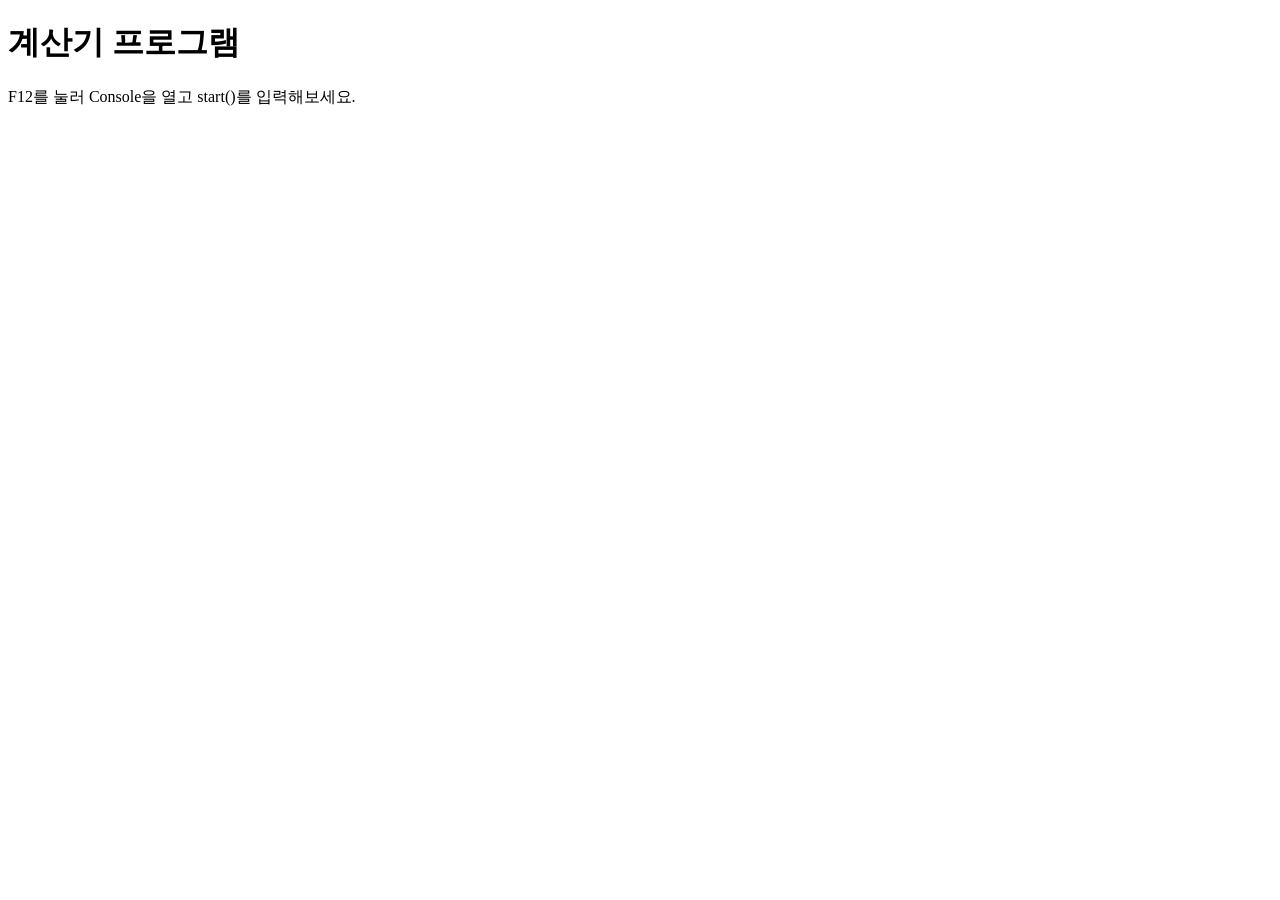
<file: JS/day2/index.html>
<!DOCTYPE html>
<html lang="ko">

<head>
    <meta charset="UTF-8">
    <title>계산기</title>
</head>

<body>

    <h1>계산기 프로그램</h1>
    <p>F12를 눌러 Console을 열고 start()를 입력해보세요.</p>

    <script src="calculator.js"></script>

</body>
</html>
</file>
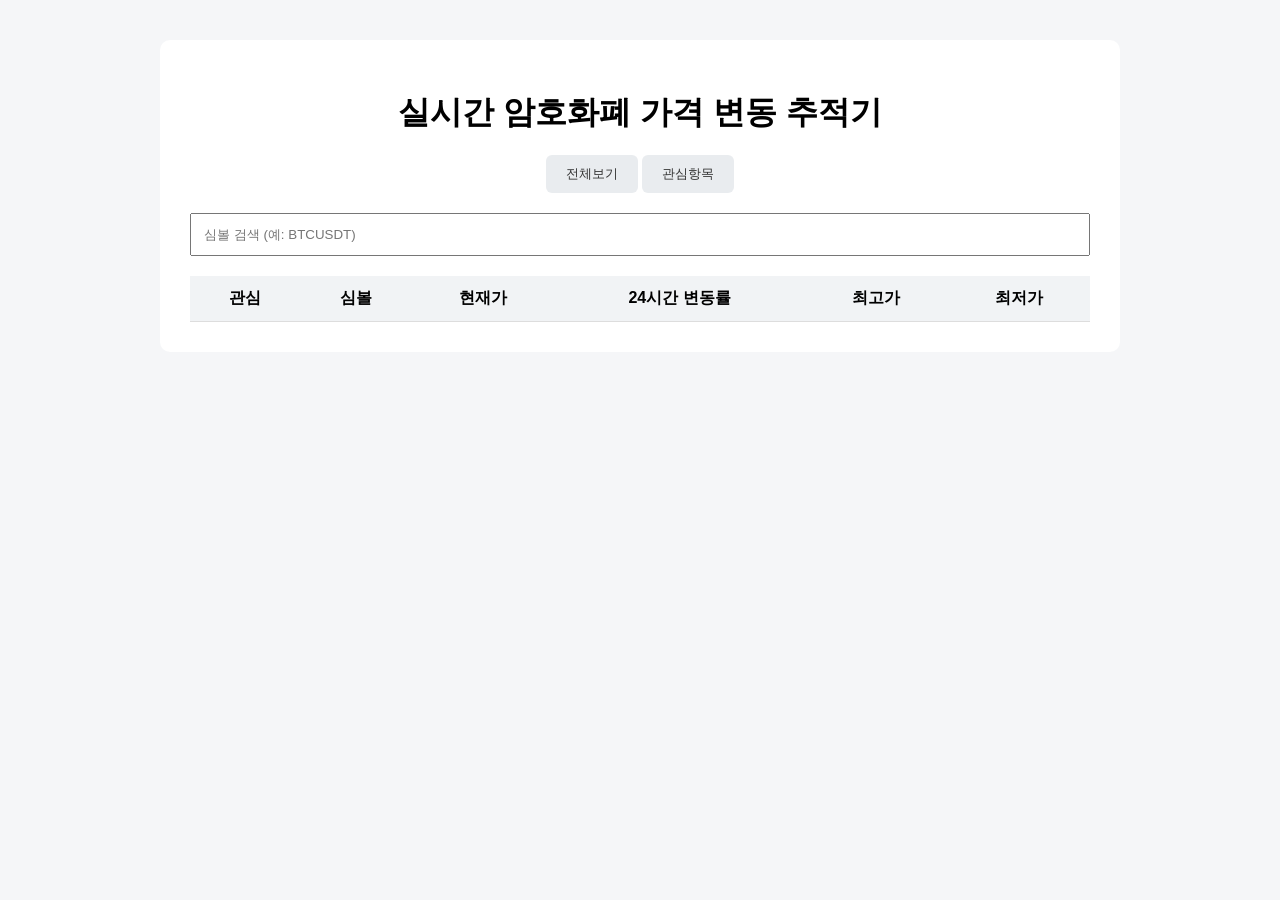
<file: JS/day4/index.html>
<!DOCTYPE html>
<html lang="ko">

<head>
    <meta charset="UTF-8">

    <meta
        name="viewport"
        content="width=device-width, initial-scale=1.0"
    >

    <title>실시간 암호화폐 가격 변동 추적기</title>

    <link rel="stylesheet" href="style.css">
</head>


<body>

    <!-- 전체 콘텐츠 영역 -->
    <div class="container">


        <!-- 제목 -->
        <h1>
            실시간 암호화폐 가격 변동 추적기
        </h1>


        <!-- 전체보기 / 관심항목 -->
        <div class="tabs">

            <button id="allBtn">
                전체보기
            </button>

            <button id="favoriteBtn">
                관심항목
            </button>

        </div>


        <!-- 암호화폐 검색 -->
        <div class="search">

            <input
                type="text"
                id="searchInput"
                placeholder="심볼 검색 (예: BTCUSDT)"
            >

        </div>


        <!-- 암호화폐 목록 -->
        <table>

            <thead>

                <tr>

                    <th>관심</th>

                    <th>심볼</th>

                    <th>현재가</th>

                    <th>24시간 변동률</th>

                    <th>최고가</th>

                    <th>최저가</th>

                </tr>

            </thead>


            <tbody id="coinList">

                <!--
                    JavaScript에서
                    암호화폐 데이터가 들어갈 부분
                -->

            </tbody>

        </table>


    </div>


    <!-- JavaScript -->
    <script src="script.js"></script>

</body>

</html>
</file>
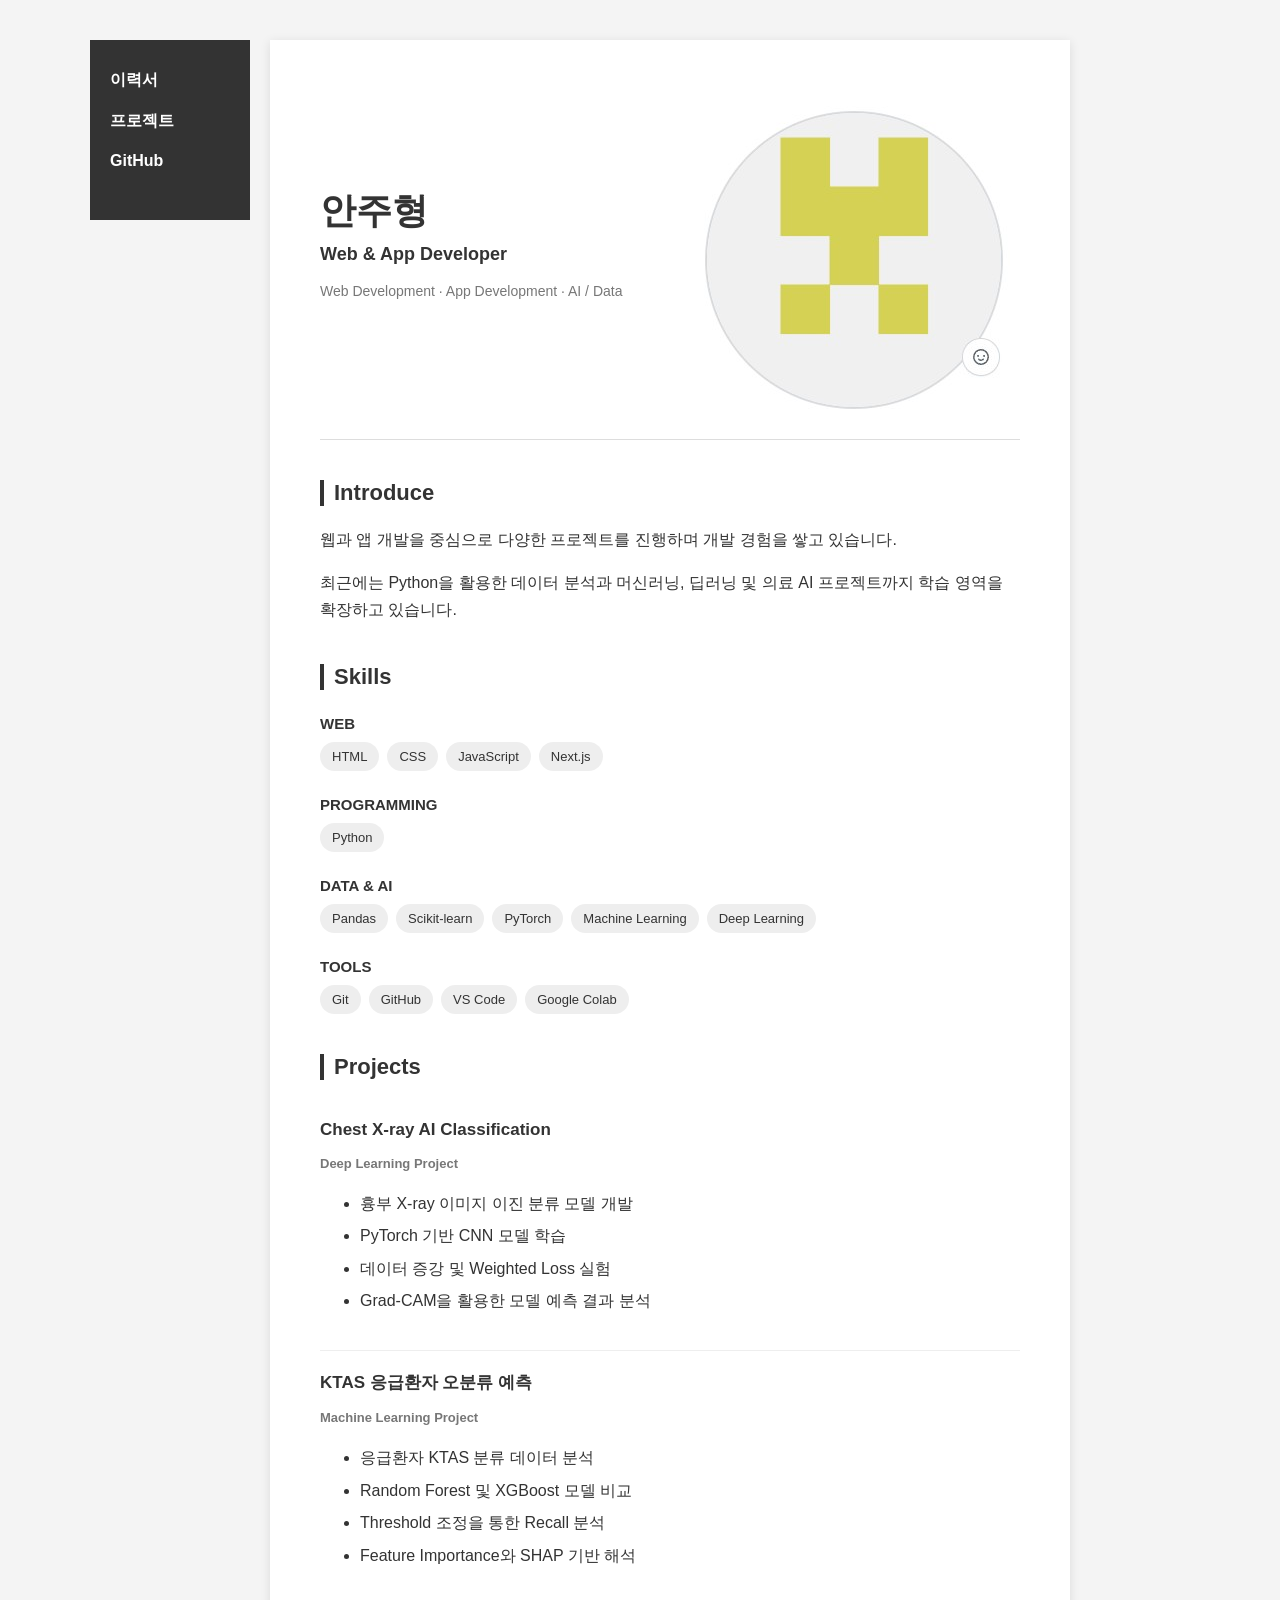
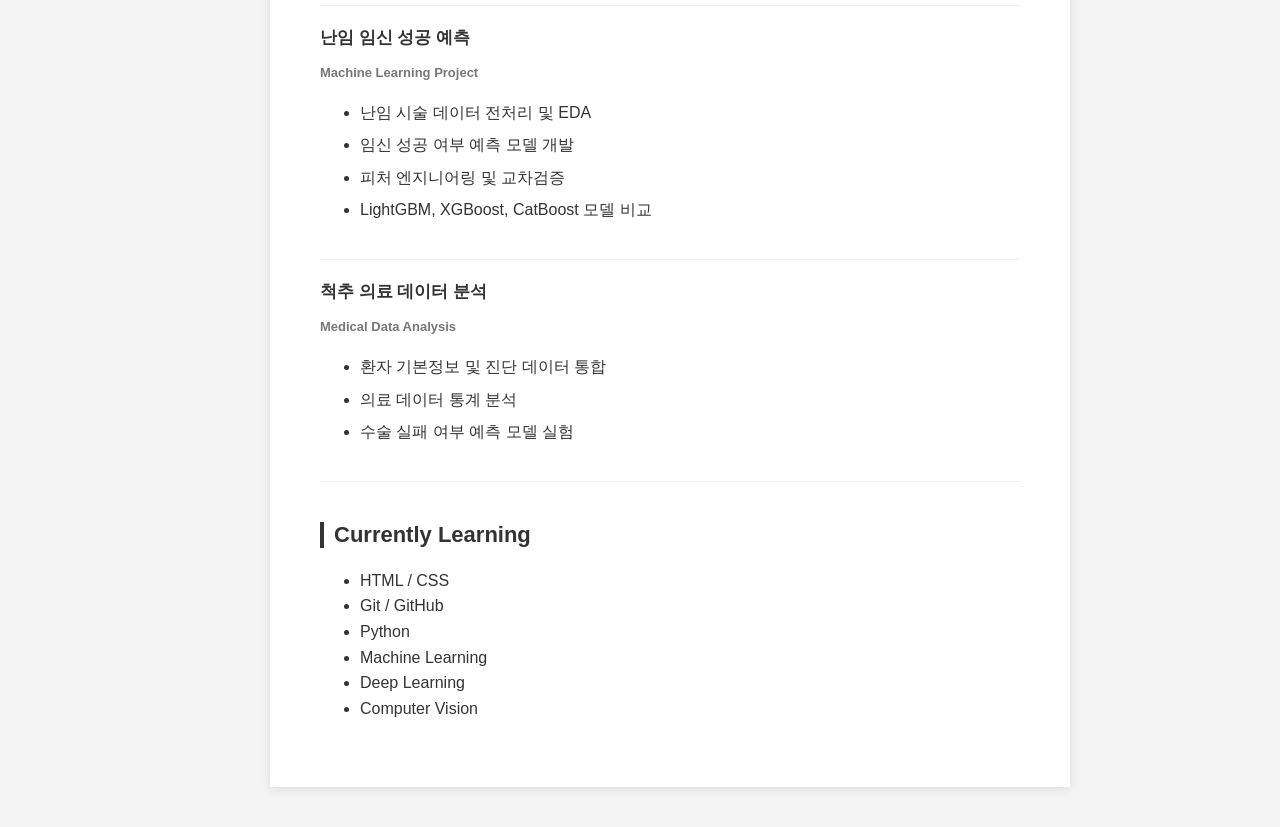
<file: day2/resume.html>
<!DOCTYPE html>
<html lang="ko">

<head>
    <meta charset="UTF-8">

    <!-- 모바일에서도 화면 크기에 맞게 보이도록 설정 -->
    <meta name="viewport" content="width=device-width, initial-scale=1.0">

    <title>안주형 | Developer Resume</title>

    <!-- External CSS 연결 -->
    <link rel="stylesheet" href="resume_style.css">
</head>


<body>

    <!-- 전체 레이아웃 -->
    <div class="container">


        <!-- =========================
             왼쪽 메뉴
        ========================== -->
        <nav class="sidebar">

            <ul>
                <li>
                    <a href="#resume">이력서</a>
                </li>

                <li>
                    <a href="#projects">프로젝트</a>
                </li>

                <li>
                    <a href="https://github.com/" target="_blank">
                        GitHub
                    </a>
                </li>
            </ul>

        </nav>



        <!-- =========================
             이력서 본문
        ========================== -->
        <main class="resume" id="resume">


            <!-- =========================
                 프로필
            ========================== -->
            <header class="profile">

                <div class="profile-text">

                    <h1>안주형</h1>

                    <p class="job-title">
                        Web & App Developer
                    </p>

                    <p class="contact">
                        Web Development · App Development · AI / Data
                    </p>

                </div>


                <img
                    src="profile.jpg"
                    alt="프로필 이미지"
                    class="profile-image"
                >

            </header>



            <!-- =========================
                 자기소개
            ========================== -->
            <section class="resume-section">

                <h2>Introduce</h2>

                <p>
                    웹과 앱 개발을 중심으로 다양한 프로젝트를 진행하며
                    개발 경험을 쌓고 있습니다.
                </p>

                <p>
                    최근에는 Python을 활용한 데이터 분석과 머신러닝,
                    딥러닝 및 의료 AI 프로젝트까지 학습 영역을
                    확장하고 있습니다.
                </p>

            </section>



            <!-- =========================
                 기술 스택
            ========================== -->
            <section class="resume-section">

                <h2>Skills</h2>


                <h3>WEB</h3>

                <div class="skill-list">

                    <span>HTML</span>

                    <span>CSS</span>

                    <span>JavaScript</span>

                    <span>Next.js</span>

                </div>


                <h3>PROGRAMMING</h3>

                <div class="skill-list">

                    <span>Python</span>

                </div>


                <h3>DATA & AI</h3>

                <div class="skill-list">

                    <span>Pandas</span>

                    <span>Scikit-learn</span>

                    <span>PyTorch</span>

                    <span>Machine Learning</span>

                    <span>Deep Learning</span>

                </div>


                <h3>TOOLS</h3>

                <div class="skill-list">

                    <span>Git</span>

                    <span>GitHub</span>

                    <span>VS Code</span>

                    <span>Google Colab</span>

                </div>

            </section>



            <!-- =========================
                 프로젝트
            ========================== -->
            <section
                class="resume-section"
                id="projects"
            >

                <h2>Projects</h2>


                <!-- 프로젝트 1 -->
                <article class="project">

                    <h3>
                        Chest X-ray AI Classification
                    </h3>

                    <p class="project-type">
                        Deep Learning Project
                    </p>

                    <ul>

                        <li>
                            흉부 X-ray 이미지 이진 분류 모델 개발
                        </li>

                        <li>
                            PyTorch 기반 CNN 모델 학습
                        </li>

                        <li>
                            데이터 증강 및 Weighted Loss 실험
                        </li>

                        <li>
                            Grad-CAM을 활용한 모델 예측 결과 분석
                        </li>

                    </ul>

                </article>



                <!-- 프로젝트 2 -->
                <article class="project">

                    <h3>
                        KTAS 응급환자 오분류 예측
                    </h3>

                    <p class="project-type">
                        Machine Learning Project
                    </p>

                    <ul>

                        <li>
                            응급환자 KTAS 분류 데이터 분석
                        </li>

                        <li>
                            Random Forest 및 XGBoost 모델 비교
                        </li>

                        <li>
                            Threshold 조정을 통한 Recall 분석
                        </li>

                        <li>
                            Feature Importance와 SHAP 기반 해석
                        </li>

                    </ul>

                </article>



                <!-- 프로젝트 3 -->
                <article class="project">

                    <h3>
                        난임 임신 성공 예측
                    </h3>

                    <p class="project-type">
                        Machine Learning Project
                    </p>

                    <ul>

                        <li>
                            난임 시술 데이터 전처리 및 EDA
                        </li>

                        <li>
                            임신 성공 여부 예측 모델 개발
                        </li>

                        <li>
                            피처 엔지니어링 및 교차검증
                        </li>

                        <li>
                            LightGBM, XGBoost, CatBoost 모델 비교
                        </li>

                    </ul>

                </article>



                <!-- 프로젝트 4 -->
                <article class="project">

                    <h3>
                        척추 의료 데이터 분석
                    </h3>

                    <p class="project-type">
                        Medical Data Analysis
                    </p>

                    <ul>

                        <li>
                            환자 기본정보 및 진단 데이터 통합
                        </li>

                        <li>
                            의료 데이터 통계 분석
                        </li>

                        <li>
                            수술 실패 여부 예측 모델 실험
                        </li>

                    </ul>

                </article>



               
            </section>



            <!-- =========================
                 현재 학습
            ========================== -->
            <section class="resume-section">

                <h2>Currently Learning</h2>

                <ul>

                    <li>
                        HTML / CSS
                    </li>

                    <li>
                        Git / GitHub
                    </li>

                    <li>
                        Python
                    </li>

                    <li>
                        Machine Learning
                    </li>

                    <li>
                        Deep Learning
                    </li>

                    <li>
                        Computer Vision
                    </li>

                </ul>

            </section>


        </main>

    </div>

</body>

</html>
</file>
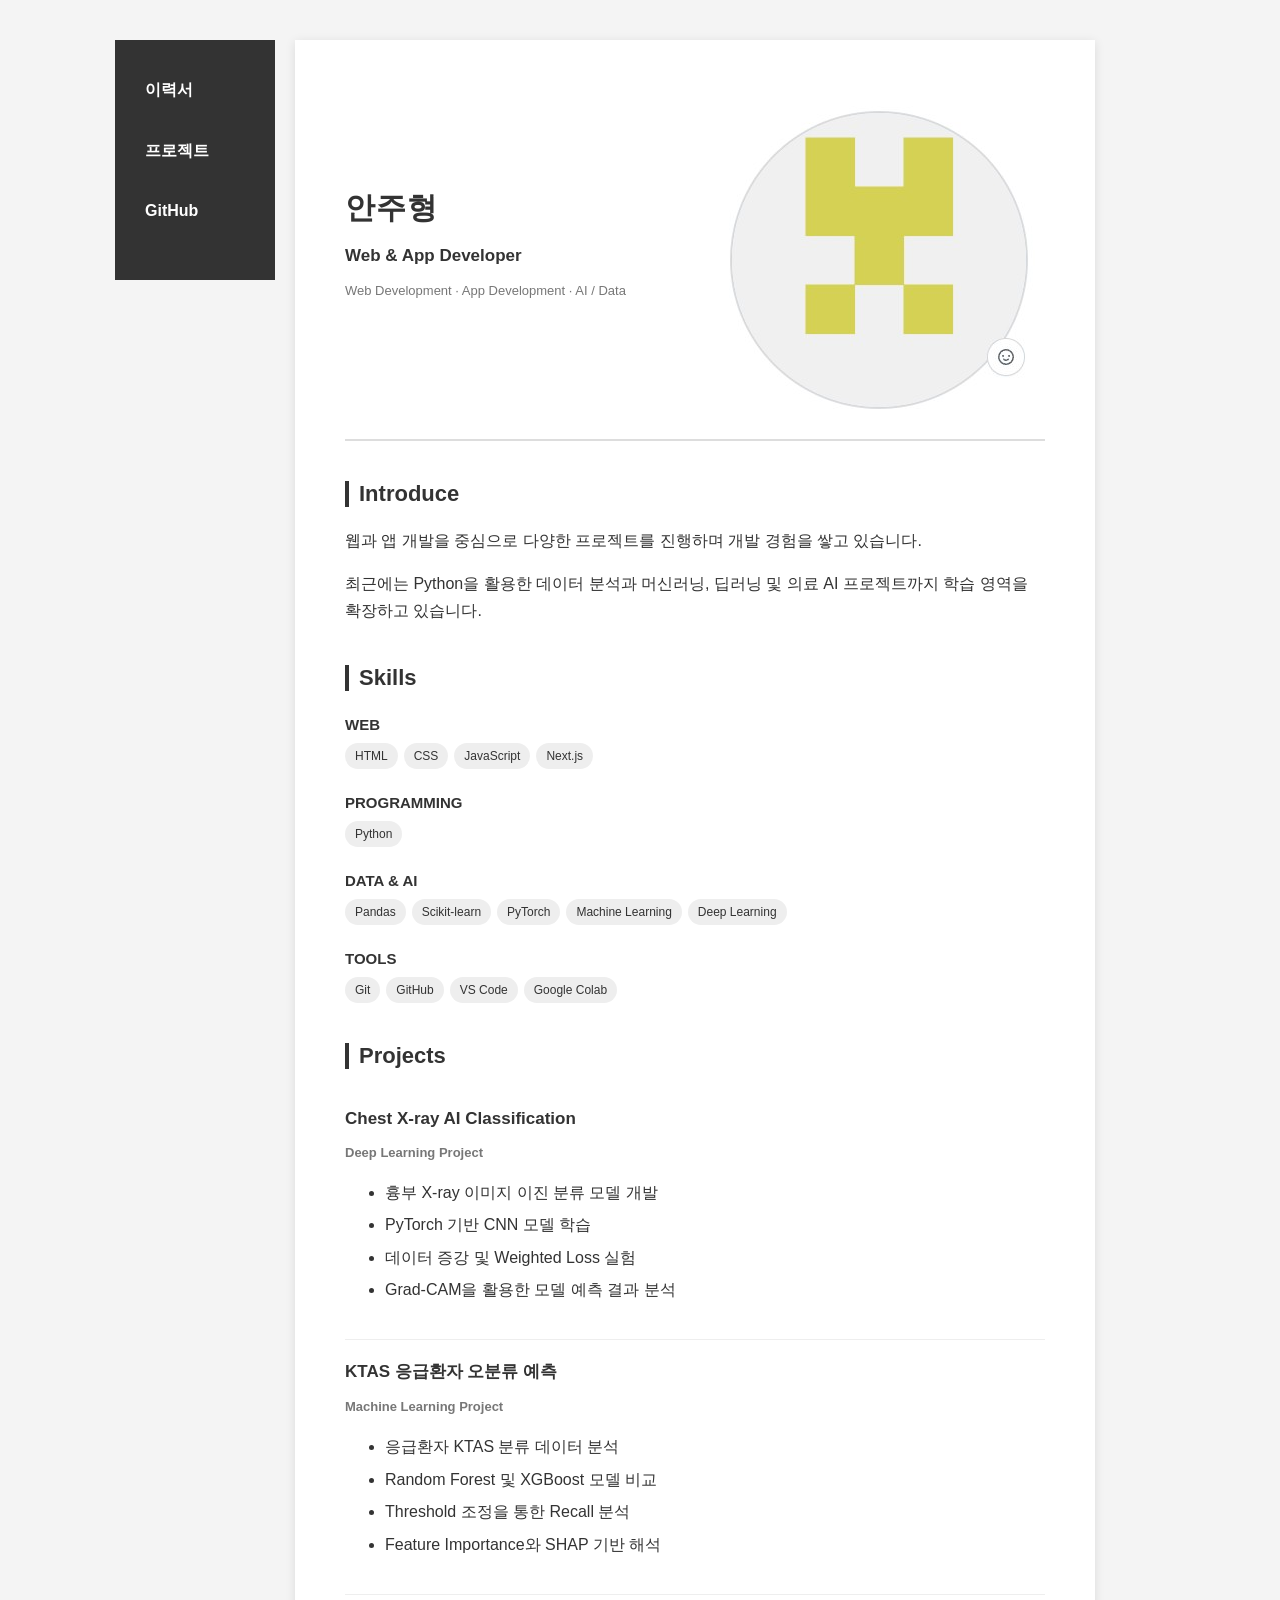
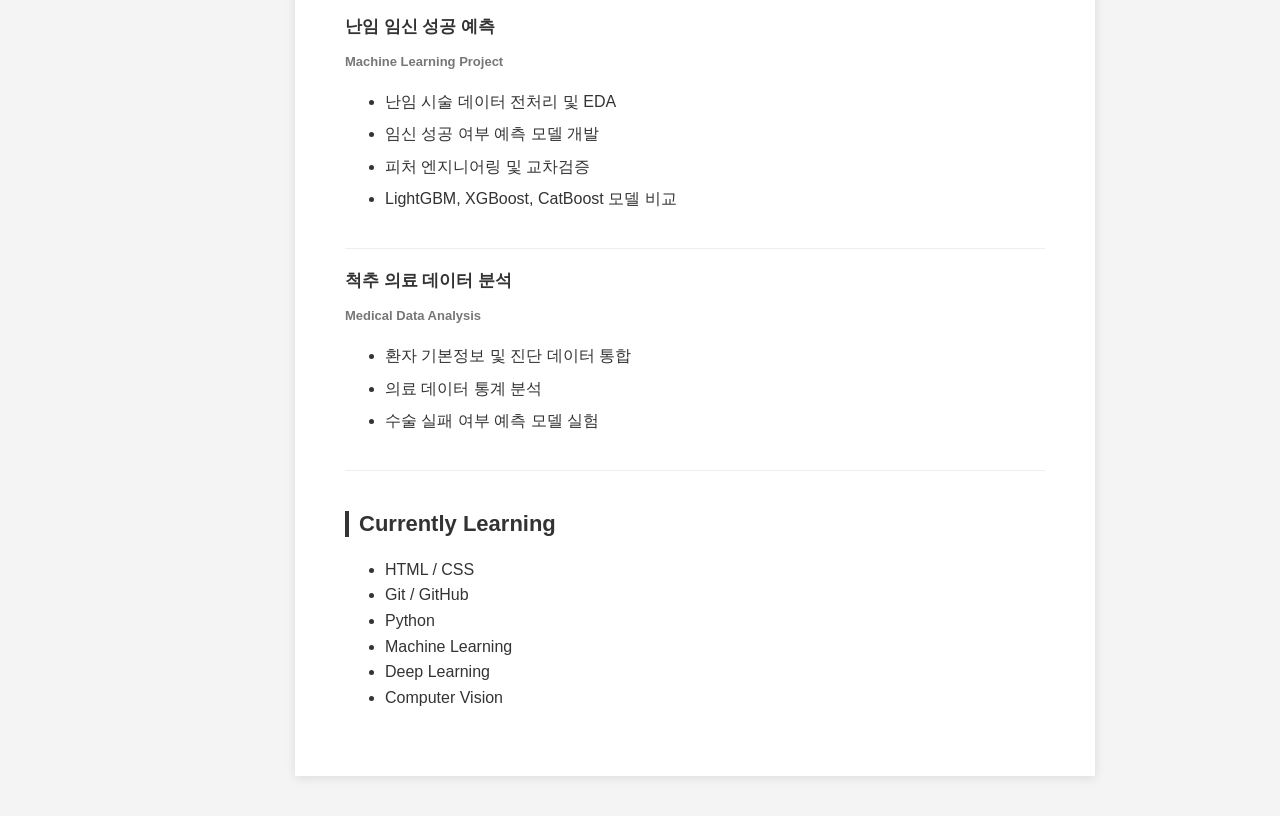
<file: day3/resume.html>
<!DOCTYPE html>
<html lang="ko">

<head>
    <meta charset="UTF-8">

    <!-- 모바일에서도 화면 크기에 맞게 보이도록 설정 -->
    <meta name="viewport" content="width=device-width, initial-scale=1.0">

    <title>안주형 | Developer Resume</title>

    <!-- External CSS 연결 -->
    <link rel="stylesheet" href="resume_style.css">
</head>


<body>

    <!-- 전체 레이아웃 -->
    <div class="container">


        <!-- =========================
             왼쪽 navbar
        ========================== -->
        <nav class="sidebar">

            <ul>
                <li>
                    <a href="#resume">
                        이력서
                    </a>
                </li>

                <li>
                    <a href="#projects">
                        프로젝트
                    </a>
                </li>

                <li>
                    <a href="https://github.com/egod8514-hash/html_study"
                       target="_blank">
                        GitHub
                    </a>
                </li>
            </ul>

        </nav>



        <!-- =========================
             이력서 본문
        ========================== -->
        <main class="resume" id="resume">


            <!-- =========================
                 프로필
            ========================== -->
            <header class="profile">

                <div class="profile-text">

                    <h1>안주형</h1>

                    <p class="job-title">
                        Web & App Developer
                    </p>

                    <p class="contact">
                        Web Development · App Development · AI / Data
                    </p>

                </div>


                <img
                    src="profile.jpg"
                    alt="프로필 이미지"
                    class="profile-image"
                >

            </header>



            <!-- =========================
                 자기소개
            ========================== -->
            <section class="resume-section">

                <h2>Introduce</h2>

                <p>
                    웹과 앱 개발을 중심으로 다양한 프로젝트를 진행하며
                    개발 경험을 쌓고 있습니다.
                </p>

                <p>
                    최근에는 Python을 활용한 데이터 분석과 머신러닝,
                    딥러닝 및 의료 AI 프로젝트까지 학습 영역을
                    확장하고 있습니다.
                </p>

            </section>



            <!-- =========================
                 기술 스택
            ========================== -->
            <section class="resume-section">

                <h2>Skills</h2>


                <h3>WEB</h3>

                <div class="skill-list">

                    <span>HTML</span>

                    <span>CSS</span>

                    <span>JavaScript</span>

                    <span>Next.js</span>

                </div>


                <h3>PROGRAMMING</h3>

                <div class="skill-list">

                    <span>Python</span>

                </div>


                <h3>DATA & AI</h3>

                <div class="skill-list">

                    <span>Pandas</span>

                    <span>Scikit-learn</span>

                    <span>PyTorch</span>

                    <span>Machine Learning</span>

                    <span>Deep Learning</span>

                </div>


                <h3>TOOLS</h3>

                <div class="skill-list">

                    <span>Git</span>

                    <span>GitHub</span>

                    <span>VS Code</span>

                    <span>Google Colab</span>

                </div>

            </section>



            <!-- =========================
                 프로젝트
            ========================== -->
            <section
                class="resume-section"
                id="projects"
            >

                <h2>Projects</h2>


                <!-- 프로젝트 1 -->
                <article class="project">

                    <h3>
                        Chest X-ray AI Classification
                    </h3>

                    <p class="project-type">
                        Deep Learning Project
                    </p>

                    <ul>

                        <li>
                            흉부 X-ray 이미지 이진 분류 모델 개발
                        </li>

                        <li>
                            PyTorch 기반 CNN 모델 학습
                        </li>

                        <li>
                            데이터 증강 및 Weighted Loss 실험
                        </li>

                        <li>
                            Grad-CAM을 활용한 모델 예측 결과 분석
                        </li>

                    </ul>

                </article>



                <!-- 프로젝트 2 -->
                <article class="project">

                    <h3>
                        KTAS 응급환자 오분류 예측
                    </h3>

                    <p class="project-type">
                        Machine Learning Project
                    </p>

                    <ul>

                        <li>
                            응급환자 KTAS 분류 데이터 분석
                        </li>

                        <li>
                            Random Forest 및 XGBoost 모델 비교
                        </li>

                        <li>
                            Threshold 조정을 통한 Recall 분석
                        </li>

                        <li>
                            Feature Importance와 SHAP 기반 해석
                        </li>

                    </ul>

                </article>



                <!-- 프로젝트 3 -->
                <article class="project">

                    <h3>
                        난임 임신 성공 예측
                    </h3>

                    <p class="project-type">
                        Machine Learning Project
                    </p>

                    <ul>

                        <li>
                            난임 시술 데이터 전처리 및 EDA
                        </li>

                        <li>
                            임신 성공 여부 예측 모델 개발
                        </li>

                        <li>
                            피처 엔지니어링 및 교차검증
                        </li>

                        <li>
                            LightGBM, XGBoost, CatBoost 모델 비교
                        </li>

                    </ul>

                </article>



                <!-- 프로젝트 4 -->
                <article class="project">

                    <h3>
                        척추 의료 데이터 분석
                    </h3>

                    <p class="project-type">
                        Medical Data Analysis
                    </p>

                    <ul>

                        <li>
                            환자 기본정보 및 진단 데이터 통합
                        </li>

                        <li>
                            의료 데이터 통계 분석
                        </li>

                        <li>
                            수술 실패 여부 예측 모델 실험
                        </li>

                    </ul>

                </article>



               
            </section>



            <!-- =========================
                 현재 학습
            ========================== -->
            <section class="resume-section">

                <h2>Currently Learning</h2>

                <ul>

                    <li>
                        HTML / CSS
                    </li>

                    <li>
                        Git / GitHub
                    </li>

                    <li>
                        Python
                    </li>

                    <li>
                        Machine Learning
                    </li>

                    <li>
                        Deep Learning
                    </li>

                    <li>
                        Computer Vision
                    </li>

                </ul>

            </section>


        </main>

    </div>

</body>

</html>
</file>
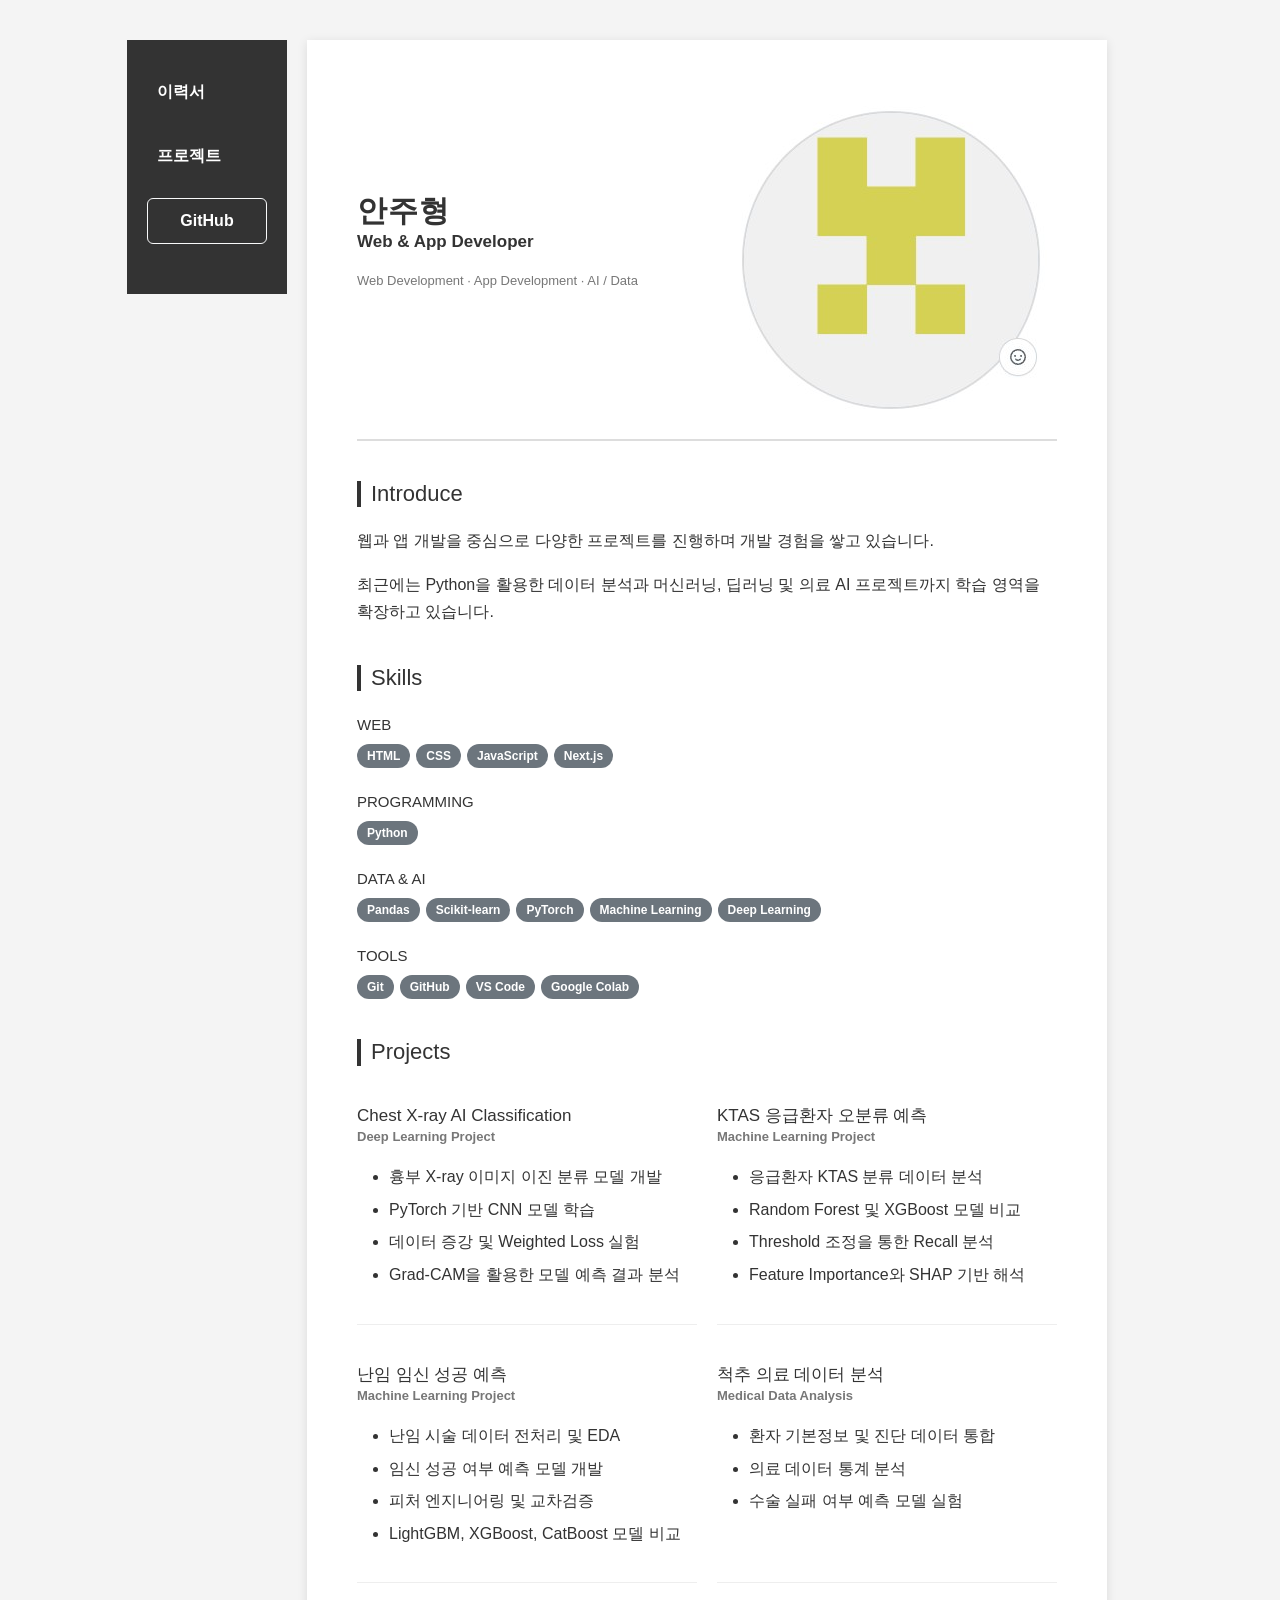
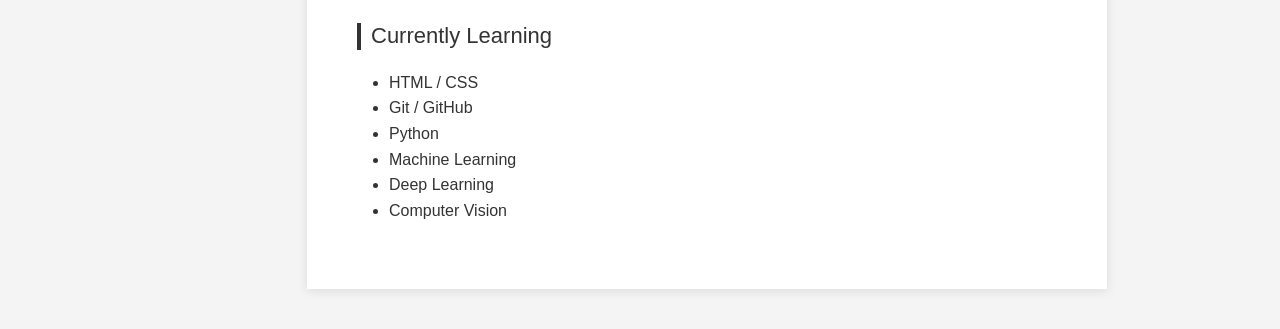
<file: JS/day1/resume.html>
<!DOCTYPE html>
<html lang="ko">

<head>
    <meta charset="UTF-8">

    <!-- 모바일에서도 화면 크기에 맞게 보이도록 설정 -->
    <meta name="viewport" content="width=device-width, initial-scale=1.0">

    <title>안주형 | Developer Resume</title>

    <!-- Bootstrap CSS 연결 -->
    <link
    href="https://cdn.jsdelivr.net/npm/bootstrap@5.3.8/dist/css/bootstrap.min.css"
    rel="stylesheet"
>

    <!-- External CSS 연결 -->
    <link rel="stylesheet" href="resume_style.css">
</head>


<body>

    <!-- 전체 레이아웃 -->
    <div class="container">


        <!-- =========================
             왼쪽 navbar
        ========================== -->
        <nav class="sidebar">

            <ul>
                <li>
                    <a href="#resume">
                        이력서
                    </a>
                </li>

                <li>
                    <a href="#projects">
                        프로젝트
                    </a>
                </li>

                <li>
                    <a href="https://github.com/egod8514-hash/html_study"
                       target="_blank"
                       class="btn btn-outline-light btn-sm">
                        GitHub
                    </a>
                </li>
            </ul>

        </nav>



        <!-- =========================
             이력서 본문
        ========================== -->
        <main class="resume" id="resume">


            <!-- =========================
                 프로필
            ========================== -->
            <header class="profile">

                <div class="profile-text">

                    <h1>안주형</h1>

                    <p class="job-title">
                        Web & App Developer
                    </p>

                    <p class="contact">
                        Web Development · App Development · AI / Data
                    </p>

                </div>


                <img
                    src="profile.jpg"
                    alt="프로필 이미지"
                    class="profile-image"
                >

            </header>



            <!-- =========================
                 자기소개
            ========================== -->
            <section class="resume-section">

                <h2>Introduce</h2>

                <p>
                    웹과 앱 개발을 중심으로 다양한 프로젝트를 진행하며
                    개발 경험을 쌓고 있습니다.
                </p>

                <p>
                    최근에는 Python을 활용한 데이터 분석과 머신러닝,
                    딥러닝 및 의료 AI 프로젝트까지 학습 영역을
                    확장하고 있습니다.
                </p>

            </section>



            <!-- =========================
                 기술 스택
            ========================== -->
            <section class="resume-section">

                <h2>Skills</h2>


                <h3>WEB</h3>

                <div class="skill-list">

                    <span class="badge text-bg-secondary">HTML</span>

                    <span class="badge text-bg-secondary">CSS</span>

                    <span class="badge text-bg-secondary">JavaScript</span>

                    <span class="badge text-bg-secondary">Next.js</span>

                </div>


                <h3>PROGRAMMING</h3>

                <div class="skill-list">

                    <span class="badge text-bg-secondary">Python</span>

                </div>


                <h3>DATA & AI</h3>

                <div class="skill-list">

                    <span class="badge text-bg-secondary">Pandas</span>

                    <span class="badge text-bg-secondary">Scikit-learn</span>

                    <span class="badge text-bg-secondary">PyTorch</span>

                    <span class="badge text-bg-secondary">Machine Learning</span>

                    <span class="badge text-bg-secondary">Deep Learning</span>

                </div>


                <h3>TOOLS</h3>

                <div class="skill-list">

                    <span class="badge text-bg-secondary">Git</span>

                    <span class="badge text-bg-secondary">GitHub</span>

                    <span class="badge text-bg-secondary">VS Code</span>

                    <span class="badge text-bg-secondary">Google Colab</span>

                </div>

            </section>



            <!-- =========================
                 프로젝트
            ========================== -->
            <section
                class="resume-section"
                id="projects"
            >

                <h2>Projects</h2>

                <div class="project-grid">

                <!-- 프로젝트 1 -->
                <article class="project">

                    <h3>
                        Chest X-ray AI Classification
                    </h3>

                    <p class="project-type">
                        Deep Learning Project
                    </p>

                    <ul>

                        <li>
                            흉부 X-ray 이미지 이진 분류 모델 개발
                        </li>

                        <li>
                            PyTorch 기반 CNN 모델 학습
                        </li>

                        <li>
                            데이터 증강 및 Weighted Loss 실험
                        </li>

                        <li>
                            Grad-CAM을 활용한 모델 예측 결과 분석
                        </li>

                    </ul>

                </article>



                <!-- 프로젝트 2 -->
                <article class="project">

                    <h3>
                        KTAS 응급환자 오분류 예측
                    </h3>

                    <p class="project-type">
                        Machine Learning Project
                    </p>

                    <ul>

                        <li>
                            응급환자 KTAS 분류 데이터 분석
                        </li>

                        <li>
                            Random Forest 및 XGBoost 모델 비교
                        </li>

                        <li>
                            Threshold 조정을 통한 Recall 분석
                        </li>

                        <li>
                            Feature Importance와 SHAP 기반 해석
                        </li>

                    </ul>

                </article>



                <!-- 프로젝트 3 -->
                <article class="project">

                    <h3>
                        난임 임신 성공 예측
                    </h3>

                    <p class="project-type">
                        Machine Learning Project
                    </p>

                    <ul>

                        <li>
                            난임 시술 데이터 전처리 및 EDA
                        </li>

                        <li>
                            임신 성공 여부 예측 모델 개발
                        </li>

                        <li>
                            피처 엔지니어링 및 교차검증
                        </li>

                        <li>
                            LightGBM, XGBoost, CatBoost 모델 비교
                        </li>

                    </ul>

                </article>



                <!-- 프로젝트 4 -->
                <article class="project">

                    <h3>
                        척추 의료 데이터 분석
                    </h3>

                    <p class="project-type">
                        Medical Data Analysis
                    </p>

                    <ul>

                        <li>
                            환자 기본정보 및 진단 데이터 통합
                        </li>

                        <li>
                            의료 데이터 통계 분석
                        </li>

                        <li>
                            수술 실패 여부 예측 모델 실험
                        </li>

                    </ul>

                </article>

                </div>

               
            </section>



            <!-- =========================
                 현재 학습
            ========================== -->
            <section class="resume-section">

                <h2>Currently Learning</h2>

                <ul>

                    <li>
                        HTML / CSS
                    </li>

                    <li>
                        Git / GitHub
                    </li>

                    <li>
                        Python
                    </li>

                    <li>
                        Machine Learning
                    </li>

                    <li>
                        Deep Learning
                    </li>

                    <li>
                        Computer Vision
                    </li>

                </ul>

            </section>


        </main>

    </div>

</body>

</html>
</file>
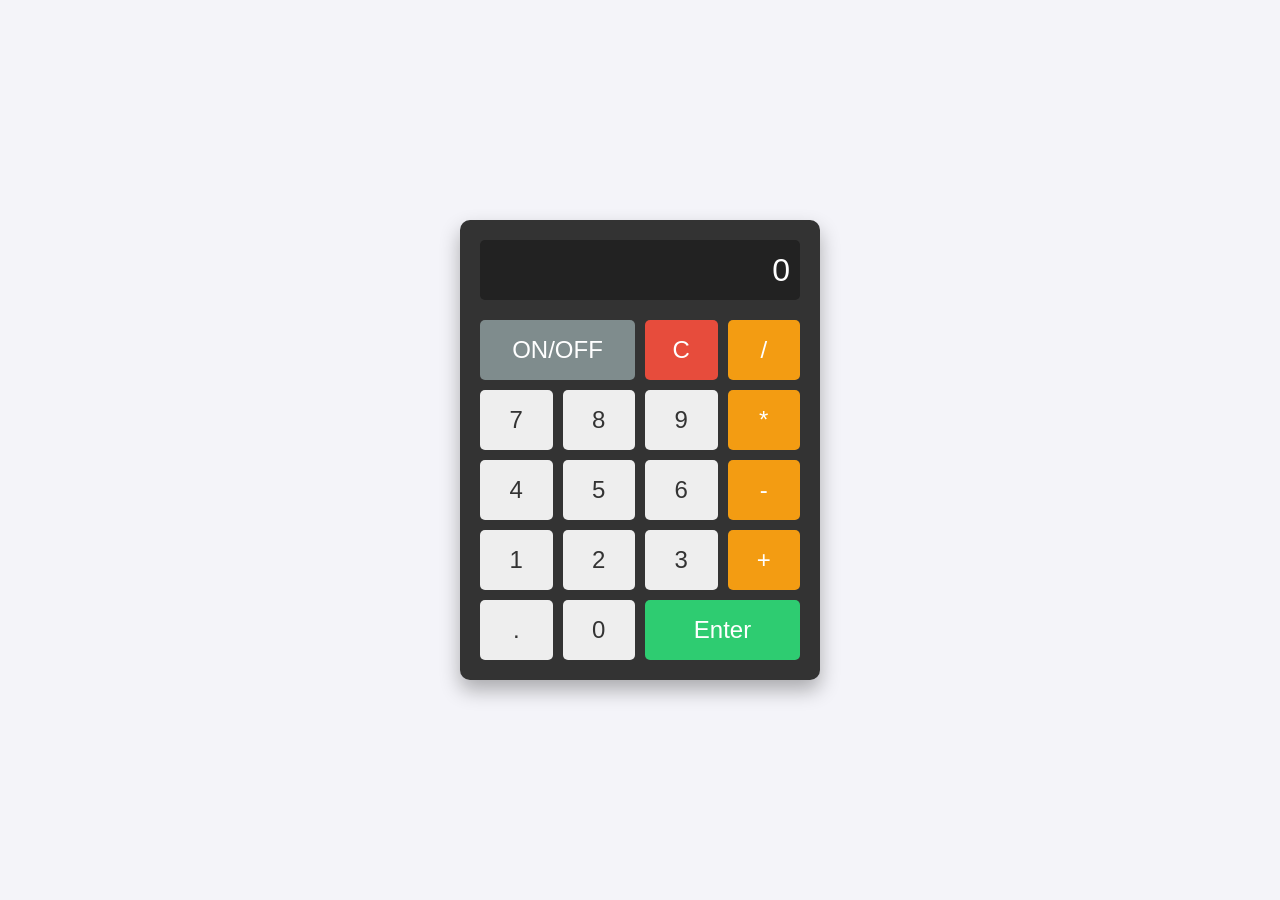
<file: JS/day3/caculator.html>
<!DOCTYPE html>
<html lang="ko">
<head>
    <meta charset="UTF-8">
    <meta name="viewport" content="width=device-width, initial-scale=1.0">
    <title>JS 사칙연산 계산기 v2</title>
    <link rel="stylesheet" href="calulator_style.css">
</head>
<body>

<div class="calculator">
    <input type="text" id="display" readonly value="0">
    <div class="buttons">
        <button class="on-off" onclick="togglePower()">ON/OFF</button>
        <button class="clear" onclick="clearDisplay()">C</button>
        <button class="operator" onclick="appendOperator('/')">/</button>

        <button class="number" onclick="appendNumber('7')">7</button>
        <button class="number" onclick="appendNumber('8')">8</button>
        <button class="number" onclick="appendNumber('9')">9</button>
        <button class="operator" onclick="appendOperator('*')">*</button>

        <button class="number" onclick="appendNumber('4')">4</button>
        <button class="number" onclick="appendNumber('5')">5</button>
        <button class="number" onclick="appendNumber('6')">6</button>
        <button class="operator" onclick="appendOperator('-')">-</button>

        <button class="number" onclick="appendNumber('1')">1</button>
        <button class="number" onclick="appendNumber('2')">2</button>
        <button class="number" onclick="appendNumber('3')">3</button>
        <button class="operator" onclick="appendOperator('+')">+</button>

        <button class="number" onclick="appendNumber('.')">.</button>
        <button class="number" onclick="appendNumber('0')">0</button>
        <button class="enter" onclick="performCalculate()">Enter</button>
    </div>
</div>

<script src="caculator_v2.js"></script>
</body>
</html>
</file>
<file: JS/day4/style.css>
/* ======================================================
   전체 페이지
====================================================== */

body {
    font-family: Arial, sans-serif;
    background-color: #f5f6f8;
    margin: 0;
    padding: 40px;
}


/* ======================================================
   전체 콘텐츠 영역
====================================================== */

.container {
    max-width: 900px;
    margin: 0 auto;
    background-color: white;
    padding: 30px;
    border-radius: 10px;
}


/* ======================================================
   제목
====================================================== */

h1 {
    text-align: center;
    margin-bottom: 20px;
}


/* ======================================================
   전체보기 / 관심항목 버튼
====================================================== */

.tabs {
    text-align: center;
    margin-bottom: 20px;
}

.tabs button {
    padding: 10px 20px;
    border: none;
    cursor: pointer;
}


/* ======================================================
   검색창
====================================================== */

.search {
    margin-bottom: 20px;
}

#searchInput {
    width: 100%;
    padding: 12px;
    box-sizing: border-box;
}


/* ======================================================
   암호화폐 테이블
====================================================== */

table {
    width: 100%;
    border-collapse: collapse;
}

th,
td {
    padding: 12px;
    text-align: center;
    border-bottom: 1px solid #ddd;
}

th {
    background-color: #f1f3f5;
}


/* ======================================================
   24시간 변동률
====================================================== */

/* 상승 */
.up {
    color: red;
    font-weight: bold;
}

/* 하락 */
.down {
    color: blue;
    font-weight: bold;
}

/* ======================================================
   관심 종목 별 버튼
====================================================== */

.favorite-btn {
    border: none;
    background: none;
    font-size: 20px;
    cursor: pointer;
}

/* ======================================================
   전체보기 / 관심항목 선택 상태
====================================================== */

.tabs button {
    background-color: #e9ecef;
    color: #333;
    border-radius: 6px;
    transition: 0.2s;
}

/* 현재 선택된 버튼 */
.tabs button.active {
    background-color: #333;
    color: white;
    font-weight: bold;
}

/* 마우스를 올렸을 때 */
.tabs button:hover {
    background-color: #d6d8db;
}

/* 선택된 버튼에 마우스를 올렸을 때 */
.tabs button.active:hover {
    background-color: #222;
}
</file>
<file: day2/resume_style.css>
/* =========================
   1. 기본 설정
========================= */

* {
    box-sizing: border-box;
}

body {
    margin: 0;

    font-family: Arial, sans-serif;

    background-color: #f4f4f4;

    color: #333;
}

/* =========================
   2. 전체 레이아웃
========================= */

.container {
    display: flex;

    max-width: 1100px;

    margin: 40px auto;

    align-items: flex-start;
}

/* =========================
   3. 사이드바 스타일
========================= */

.sidebar {
    width: 160px;

    background-color: #333;

    padding: 30px 20px;

    flex-shrink: 0;
}

.sidebar ul {
    list-style: none;

    padding: 0;

    margin: 0;
}

.sidebar li {
    margin-bottom: 20px;
}

.sidebar a {
    color: white;

    text-decoration: none;

    font-size: 16px;

    font-weight: bold;
}

/* =========================
   4. 이력서 본문
========================= */

.resume {
    width: 800px;

    background-color: white;

    margin-left: 20px;
    
    padding: 50px;

    box-shadow: 0 2px 10px rgba(0, 0, 0, 0.1); 
}

/* =========================
   5. 프로필
========================= */

.profile {
    display: flex;

    justify-content: space-between;

    align-items: center;

    padding-bottom: 30px;

    border-bottom: 1px solid #ddd;
}

profile-image {
    width: 110px;

    height: 110px;

    border-radius: 50%;

    object-fit: cover;
}

.profile h1 {
    margin: 0;

    font-size: 36px;

    font-weight: 700;
}

.job-title {
    margin-top: 8px;

    font-size: 18px;

    font-weight: bold;
}

.contact {
    color: #777;

    font-size: 14px;
}

/* =========================
   6. 각 섹션
========================= */

.resume-section {
    margin-top: 40px;
}

/* =========================
   7. 제목 디자인
========================= */

.resume-section h2 {
    font-size: 22px;

    border-left: 4px solid #333;

    padding-left: 10px;

    margin-bottom: 20px;
}

.resume-section h3 {
    margin-top: 25px;

    margin-bottom: 10px;

    font-size: 15px;
}

/* =========================
   8. skills 스타일
========================= */

.skill-list {
    display: flex;

    flex-wrap: wrap;

    gap: 8px;
}

.skill-list span {
    background-color: #eeeeee;

    padding: 7px 12px;

    border-radius: 20px;

    font-size: 13px;
}

/* =========================
   9. 프로젝트
========================= */

.project {
    padding: 20px 0;

    border-bottom: 1px solid #eeeeee;
}

.project h3 {
    margin: 0;

    font-size: 17px;
}

.project-type {
    color: #777;

    font-size: 13px;

    font-weight: bold;
}

.project li {
    margin-bottom: 7px;

    line-height: 1.6;
}

.resume-section p {
    line-height: 1.7;
}

.resume-section li {
    line-height: 1.6;
}

/* =========================
   10. 반응형 디자인
========================= */

@media (max-width: 768px) {

    .container {
        display: block;

        margin: 0;
    }


    .sidebar {
        width: 100%;
    }


    .sidebar ul {
        display: flex;

        justify-content: center;

        gap: 20px;
    }


    .sidebar li {
        margin-bottom: 0;
    }


    .resume {
        width: 100%;

        margin-left: 0;

        padding: 30px 20px;
    }


    .profile {
        flex-direction: column-reverse;

        align-items: flex-start;

        gap: 20px;
    }


    .profile-image {
        width: 90px;

        height: 90px;
    }

}
</file>
<file: day3/resume_style.css>
/* =========================
   1. 기본 설정
========================= */

* {
    box-sizing: border-box;
}

/* 메뉴를 눌렀을 때 부드럽게 이동 */
html {
    scroll-behavior: smooth;
}

body {
    margin: 0;

    font-family: Arial, sans-serif;

    background-color: #f4f4f4;

    color: #333;
}

/* =========================
   2. 전체 레이아웃
========================= */

.container {
    display: flex;

    max-width: 1050px;

    margin: 40px auto;

    align-items: flex-start;
}

/* =========================
   3. 사이드바 스타일
========================= */

.sidebar {
    width: 160px;

    background-color: #333;

    padding: 30px 20px;

    flex-shrink: 0;

    position: sticky;

    top: 40px;
}

.sidebar ul {
    list-style: none;

    padding: 0;

    margin: 0;
}

.sidebar li {
    margin-bottom: 20px;
}

.sidebar a {
    display: block;

    color: white;

    text-decoration: none;

    font-size: 16px;

    font-weight: bold;

    padding: 10px;

    border-radius: 6px;

    transition: 0.6s;
}

.sidebar a:hover {
    background-color: #555;
}

/* =========================
   4. 이력서 본문
========================= */

.resume {
    width: 800px;

    background-color: white;

    margin-left: 20px;
    
    padding: 50px;

    box-shadow: 0 2px 10px rgba(0, 0, 0, 0.1); 
}

/* =========================
   5. 프로필
========================= */

.profile {
    display: flex;

    justify-content: space-between;

    align-items: center;

    padding-bottom: 30px;

    border-bottom: 2px solid #ddd;
}

profile-image {
    width: 110px;

    height: 110px;

    border-radius: 50%;

    object-fit: cover;

    border: 3px solid #eee;
}

.profile h1 {
    margin: 0;

    font-size: 34px;

    font-weight: 700;

    letter-spacing: 1px;
}

.job-title {
    margin-top: 8px 0 0;

    font-size: 17px;

    font-weight: 600;
}

.contact {
    margin-top: 8px;
    
    color: #777;

    font-size: 13px;
}

/* =========================
   6. 각 섹션
========================= */

.resume-section {
    margin-top: 40px;
}

/* =========================
   7. 제목 디자인
========================= */

.resume-section h2 {
    font-size: 22px;

    border-left: 4px solid #333;

    padding-left: 10px;

    margin-bottom: 20px;
}

.resume-section h3 {
    margin-top: 25px;

    margin-bottom: 10px;

    font-size: 15px;
}

/* =========================
   8. skills 스타일
========================= */

.skill-list {
    display: flex;

    flex-wrap: wrap;

    gap: 8px;
}

.skill-list span {
    background-color: #eeeeee;

    padding: 7px 12px;

    border-radius: 20px;

    font-size: 13px;
}

/* =========================
   9. 프로젝트
========================= */

.project {
    padding: 20px 0;

    border-bottom: 1px solid #eeeeee;
}

.project h3 {
    margin: 0;

    font-size: 17px;
}

.project-type {
    color: #777;

    font-size: 13px;

    font-weight: bold;
}

.project li {
    margin-bottom: 7px;

    line-height: 1.6;
}

.resume-section p {
    line-height: 1.7;
}

.resume-section li {
    line-height: 1.6;
}

/* =========================
   10. 반응형 디자인
========================= */

@media (max-width: 768px) {

    /* 전체 레이아웃 */
    .container {
        display: block;

        width: 100%;

        margin: 0;
    }

    /* Navbar */
    .sidebar {
        position: sticky;

        top: 0;

        width: 100%;

        padding: 10px;

        z-index: 1000;
    }

    /* Navbar 메뉴 가로 정렬 */
    .sidebar ul {
        display: flex;

        justify-content: center;

        align-items: center;

        gap: 20px;
    }


    .sidebar li {
        margin-bottom: 0;
    }

    sidebar a {
        padding: 10px 12px;

        font-size: 13px;
    }

    /* 이력서 */
    .resume {
        width: 100%;

        max-width: 820px;

        background-color: white;

        margin-left: 20px;

        padding: 55px 60px;

        box-shadow: none;
    }

    /* 프로필 */
    .profile {
        flex-direction: column-reverse;

        align-items: flex-start;

        gap: 20px;
    }

    /* 프로필 이미지 */
    .profile-image {
    width: 105px;

    height: 105px;

    border-radius: 50%;

    object-fit: cover;

    border: 3px solid #eee;
}

}
    /* 이름 */
    .profile h1 {
        font-size: 30px;
    }


    /* Skills */
    .skill-list {
        gap: 6px;
    }


    .skill-list span {
        font-size: 12px;

        padding: 6px 10px;
    }
</file>
<file: JS/day1/resume_style.css>
/* =========================
   1. 기본 설정
========================= */

* {
    box-sizing: border-box;
}

/* 메뉴를 눌렀을 때 부드럽게 이동 */
html {
    scroll-behavior: smooth;
}

body {
    margin: 0;

    font-family: Arial, sans-serif;

    background-color: #f4f4f4;

    color: #333;
}

/* =========================
   2. 전체 레이아웃
========================= */

.container {
    display: flex;

    max-width: 1050px;

    margin: 40px auto;

    align-items: flex-start;
}

/* =========================
   3. 사이드바 스타일
========================= */

.sidebar {
    width: 160px;

    background-color: #333;

    padding: 30px 20px;

    flex-shrink: 0;

    position: sticky;

    top: 40px;
}

.sidebar ul {
    list-style: none;

    padding: 0;

    margin: 0;
}

.sidebar li {
    margin-bottom: 20px;
}

.sidebar a {
    display: block;

    color: white;

    text-decoration: none;

    font-size: 16px;

    font-weight: bold;

    padding: 10px;

    border-radius: 6px;

    transition: 0.6s;
}

.sidebar a:hover {
    background-color: #555;
}

/* =========================
   4. 이력서 본문
========================= */

.resume {
    width: 800px;

    background-color: white;

    margin-left: 20px;
    
    padding: 50px;

    box-shadow: 0 2px 10px rgba(0, 0, 0, 0.1); 
}

/* =========================
   5. 프로필
========================= */

.profile {
    display: flex;

    justify-content: space-between;

    align-items: center;

    padding-bottom: 30px;

    border-bottom: 2px solid #ddd;
}

profile-image {
    width: 110px;

    height: 110px;

    border-radius: 50%;

    object-fit: cover;

    border: 3px solid #eee;
}

.profile h1 {
    margin: 0;

    font-size: 34px;

    font-weight: 700;

    letter-spacing: 1px;
}

.job-title {
    margin-top: 8px 0 0;

    font-size: 17px;

    font-weight: 600;
}

.contact {
    margin-top: 8px;
    
    color: #777;

    font-size: 13px;
}

/* =========================
   6. 각 섹션
========================= */

.resume-section {
    margin-top: 40px;
}

/* =========================
   7. 제목 디자인
========================= */

.resume-section h2 {
    font-size: 22px;

    border-left: 4px solid #333;

    padding-left: 10px;

    margin-bottom: 20px;
}

.resume-section h3 {
    margin-top: 25px;

    margin-bottom: 10px;

    font-size: 15px;
}

/* =========================
   8. skills 스타일
========================= */

.skill-list {
    display: flex;

    flex-wrap: wrap;

    gap: 8px;
}

.skill-list span {
    background-color: #eeeeee;

    padding: 7px 12px;

    border-radius: 20px;

    font-size: 13px;
}

/* =========================
   9. 프로젝트
========================= */

.project-grid {
    display: grid;

    grid-template-columns: repeat(2, 1fr);

    gap: 20px;
}

.project {
    padding: 20px 0;

    border-bottom: 1px solid #eeeeee;
}

.project h3 {
    margin: 0;

    font-size: 17px;
}

.project-type {
    color: #777;

    font-size: 13px;

    font-weight: bold;
}

.project li {
    margin-bottom: 7px;

    line-height: 1.6;
}

.resume-section p {
    line-height: 1.7;
}

.resume-section li {
    line-height: 1.6;
}

/* =========================
   10. 반응형 디자인
========================= */

@media (max-width: 768px) {

    /* 전체 레이아웃 */
    .container {
        display: block;

        width: 100%;

        margin: 0;
    }

    /* Navbar */
    .sidebar {
        position: sticky;

        top: 0;

        width: 100%;

        padding: 10px;

        z-index: 1000;
    }

    /* Navbar 메뉴 가로 정렬 */
    .sidebar ul {
        display: flex;

        justify-content: center;

        align-items: center;

        gap: 20px;
    }


    .sidebar li {
        margin-bottom: 0;
    }

    sidebar a {
        padding: 10px 12px;

        font-size: 13px;
    }

    /* 이력서 */
    .resume {
        width: 100%;

        max-width: 820px;

        background-color: white;

        margin-left: 20px;

        padding: 55px 60px;

        box-shadow: none;
    }

    /* 프로필 */
    .profile {
        flex-direction: column-reverse;

        align-items: flex-start;

        gap: 20px;
    }

    /* 프로필 이미지 */
    .profile-image {
    width: 105px;

    height: 105px;

    border-radius: 50%;

    object-fit: cover;

    border: 3px solid #eee;
}

}
    /* 이름 */
    .profile h1 {
        font-size: 30px;
    }


    /* Skills */
    .skill-list {
        gap: 6px;
    }


    .skill-list span {
        font-size: 12px;

        padding: 6px 10px;
    }
</file>
<file: JS/day3/calulator_style.css>
body {
            display: flex;
            justify-content: center;
            align-items: center;
            height: 100vh;
            background-color: #f4f4f9;
            margin: 0;
            font-family: 'Arial', sans-serif;
}

.calculator {
    background-color: #333;
    padding: 20px;
    border-radius: 10px;
    box-shadow: 0px 10px 20px rgba(0, 0, 0, 0.3);
    width: 320px;
}

#display {
    width: 100%;
    height: 60px;
    background-color: #222;
    color: #fff;
    text-align: right;
    padding: 10px;
    font-size: 2rem;
    border: none;
    border-radius: 5px;
    margin-bottom: 20px;
    box-sizing: border-box;
}

.buttons {
    display: grid;
    grid-template-columns: repeat(4, 1fr);
    gap: 10px;
}

button {
    height: 60px;
    font-size: 1.5rem;
    border: none;
    border-radius: 5px;
    cursor: pointer;
    transition: background-color 0.2s, transform 0.1s;
}

button:active {
    transform: scale(0.95);
}

.number {
    background-color: #eee;
    color: #333;
}

.number:hover {
    background-color: #ddd;
}

.operator {
    background-color: #f39c12;
    color: white;
}

.operator:hover {
    background-color: #e67e22;
}

.enter {
    background-color: #2ecc71;
    color: white;
    grid-column: span 2;
}

.enter:hover {
    background-color: #27ae60;
}

.clear {
    background-color: #e74c3c;
    color: white;
}

.clear:hover {
    background-color: #c0392b;
}

.on-off {
    background-color: #7f8c8d;
    color: white;
    grid-column: span 2;
}

.on-off.on {
    background-color: #27ae60;
}

.on-off:hover {
    background-color: #95a5a6;
}
</file>
